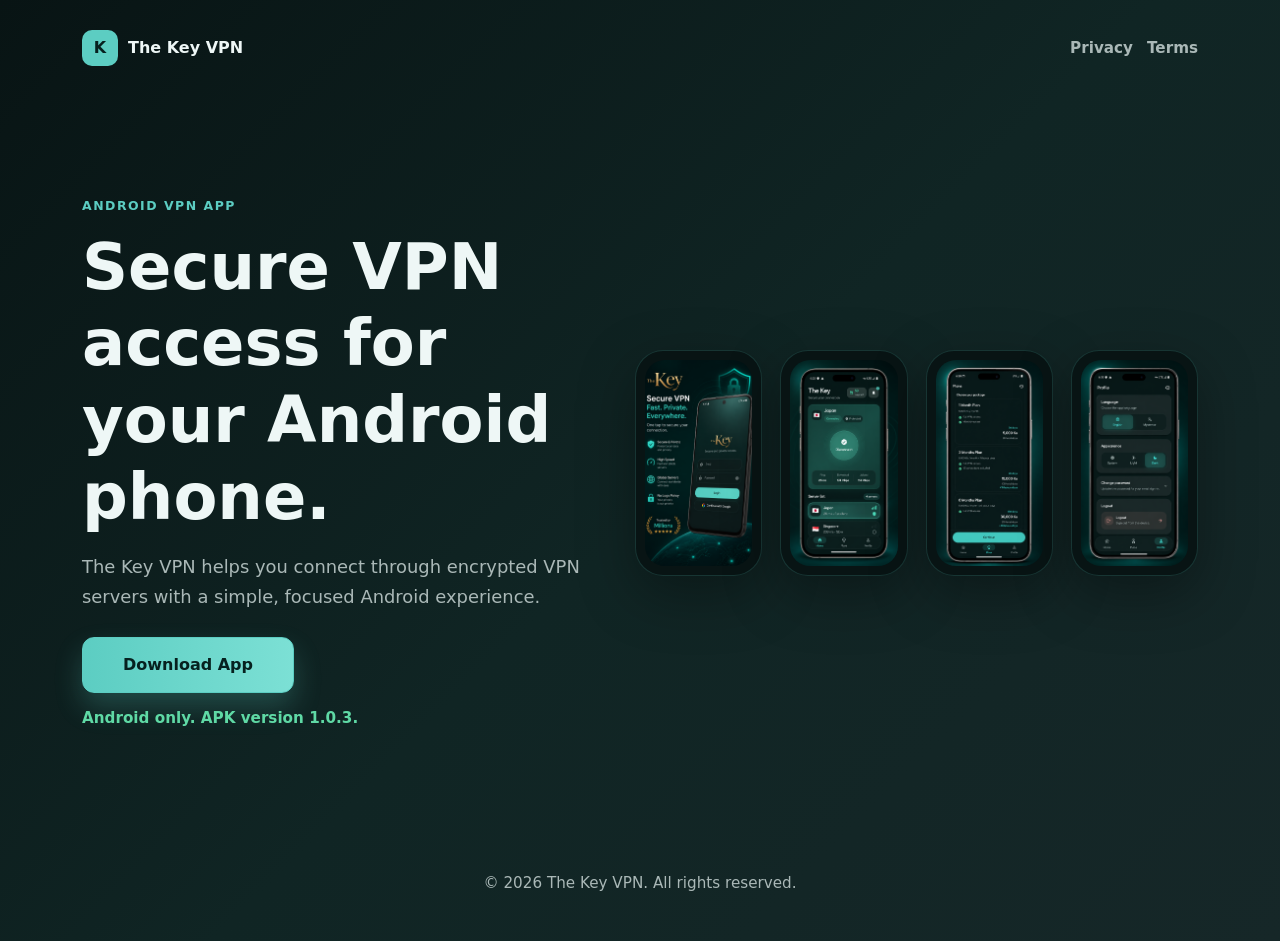
<file: index.html>
<!DOCTYPE html>
<html lang="en">

<head>
  <meta charset="UTF-8">
  <meta name="viewport" content="width=device-width, initial-scale=1.0">
  <title>The Key VPN | Android App Download</title>
  <meta name="description"
    content="Download The Key VPN for Android and connect to a fast, private VPN service from your phone.">
  <link rel="stylesheet" href="style.css">
</head>

<body class="landing-body">
  <header class="landing-nav" aria-label="Main navigation">
    <a class="brand" href="index.html" aria-label="The Key VPN home">
      <span class="brand-mark">K</span>
      <span>The Key VPN</span>
    </a>
    <nav class="nav-links">
      <a href="privacy.html">Privacy</a>
      <a href="terms.html">Terms</a>
    </nav>
  </header>

  <main>
    <section class="hero" aria-labelledby="hero-title">
      <div class="hero-content">
        <p class="eyebrow">Android VPN App</p>
        <h1 id="hero-title">Secure VPN access for your Android phone.</h1>
        <p class="hero-copy">The Key VPN helps you connect through encrypted VPN servers with a simple, focused Android
          experience.</p>
        <a class="download-button" href="the-key-v1.0.3.apk" download="TheKeyVPN.apk"
          aria-label="Download The Key VPN APK for Android">
          Download App
        </a>
        <p class="download-note">Android only. APK version 1.0.3.</p>
      </div>

      <div class="screenshot-showcase" aria-label="The Key VPN app screenshots">
        <figure class="phone-frame primary-phone">
          <img src="example/ss1.png" alt="The Key VPN connection screen" width="941" height="1672">
        </figure>
        <figure class="phone-frame">
          <img src="example/ss2.png" alt="The Key VPN server selection screen" width="941" height="1672">
        </figure>
        <figure class="phone-frame">
          <img src="example/ss3.png" alt="The Key VPN plan screen" width="941" height="1672">
        </figure>
        <figure class="phone-frame">
          <img src="example/ss4.png" alt="The Key VPN account settings screen" width="941" height="1672">
        </figure>
      </div>
    </section>
  </main>

  <footer class="site-footer landing-footer">
    <p>© 2026 The Key VPN. All rights reserved.</p>
  </footer>
</body>

</html>
</file>
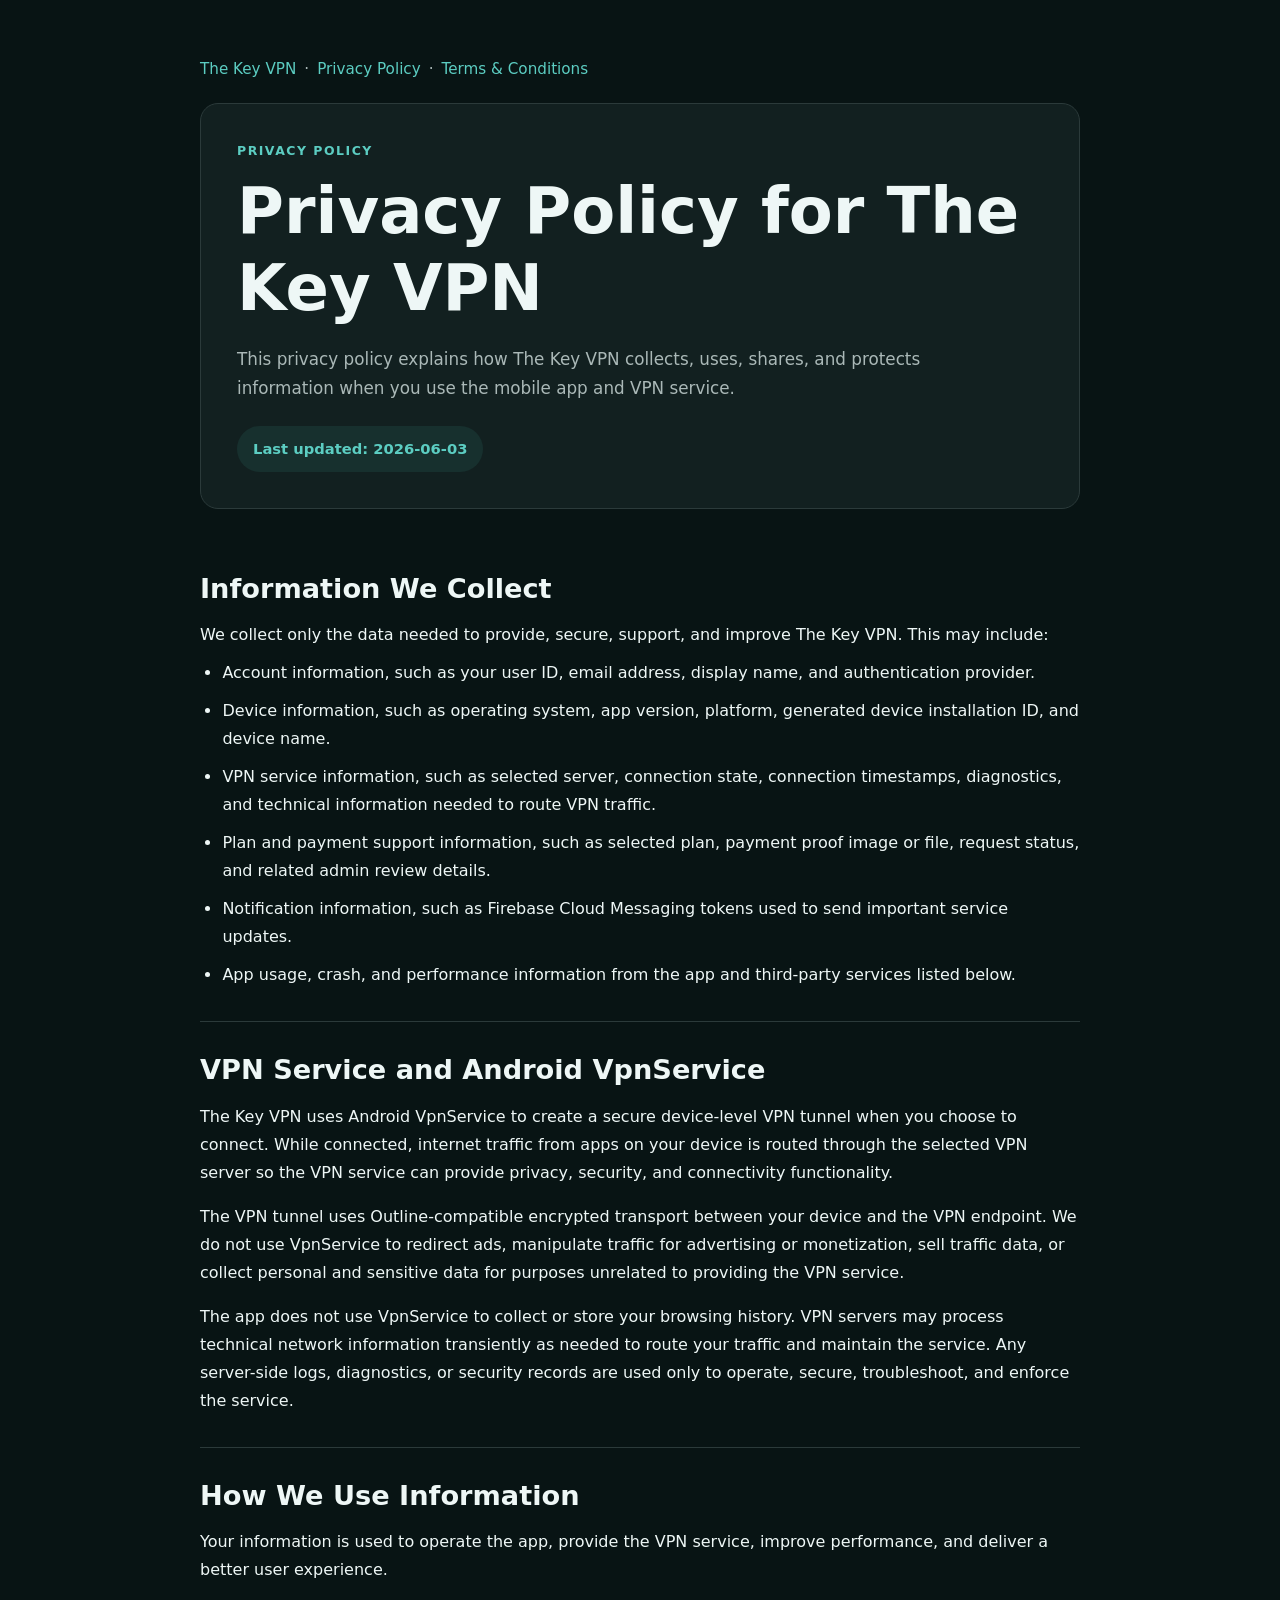
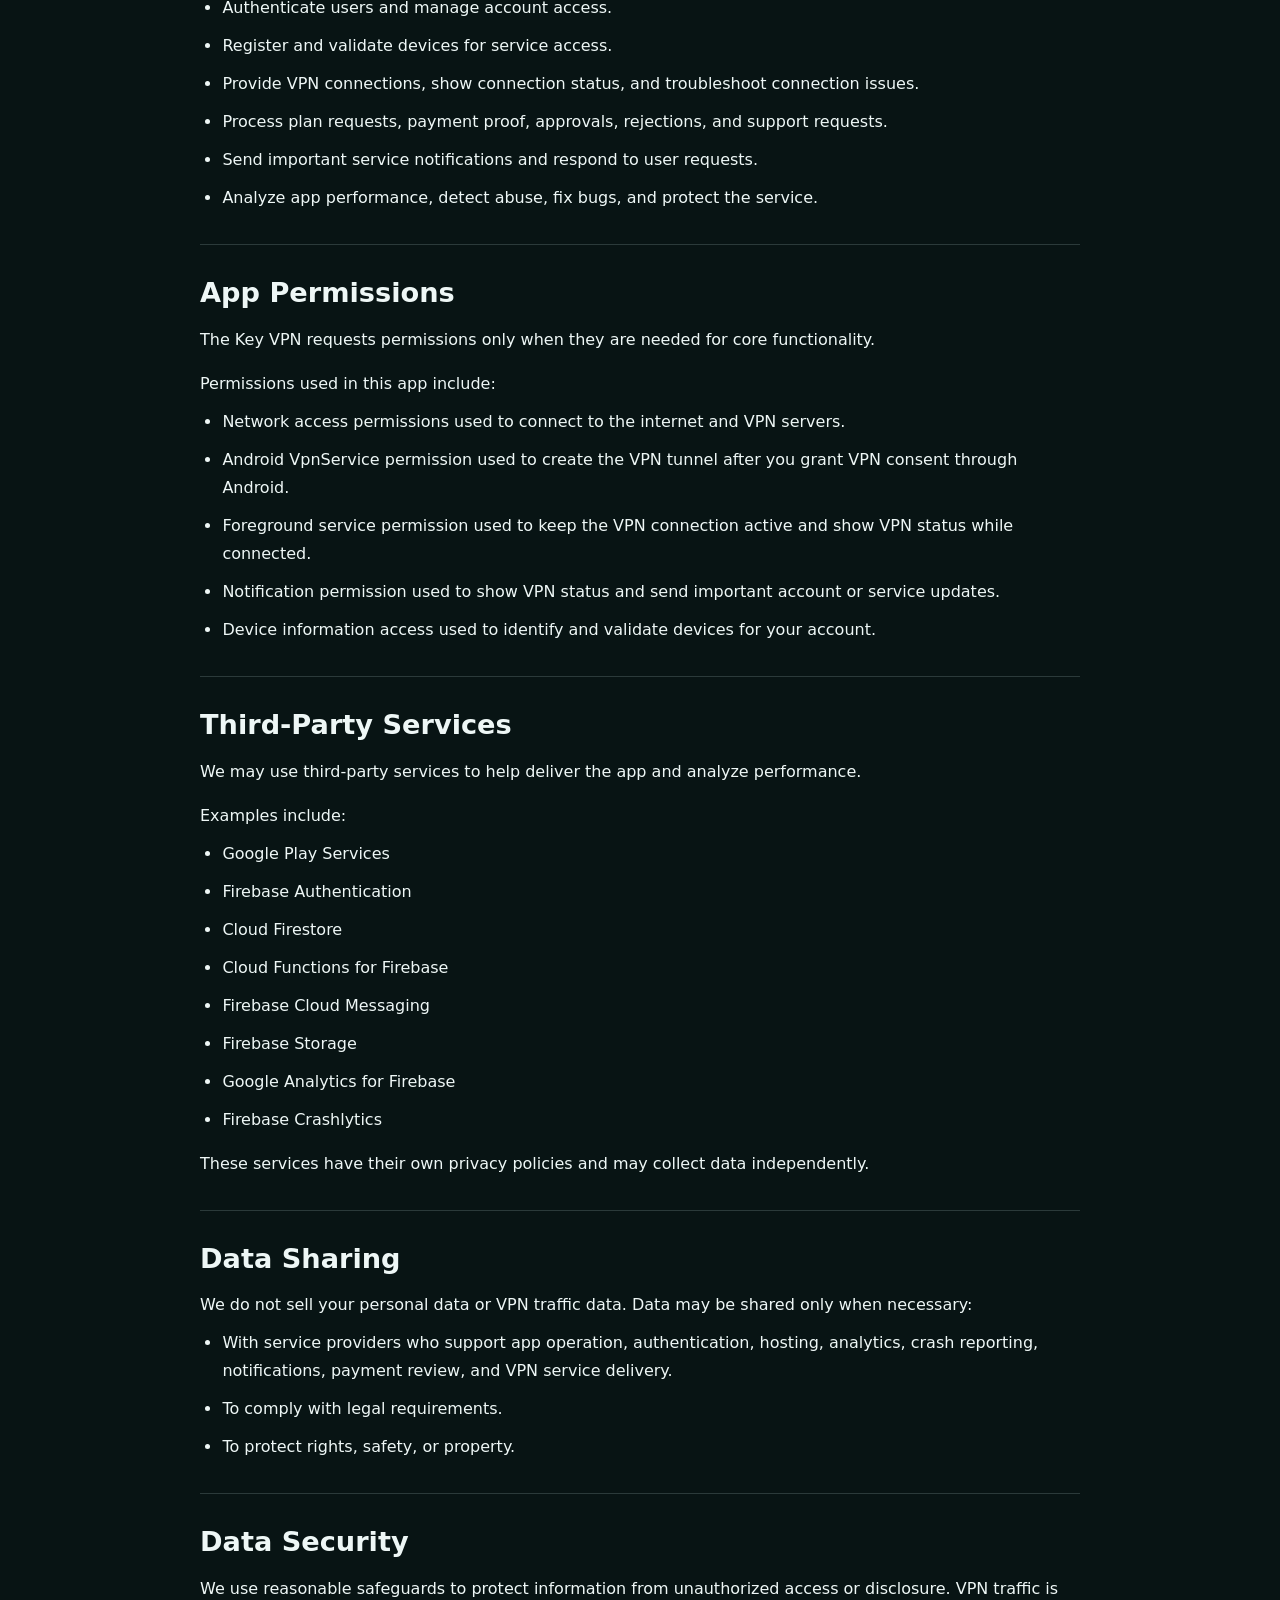
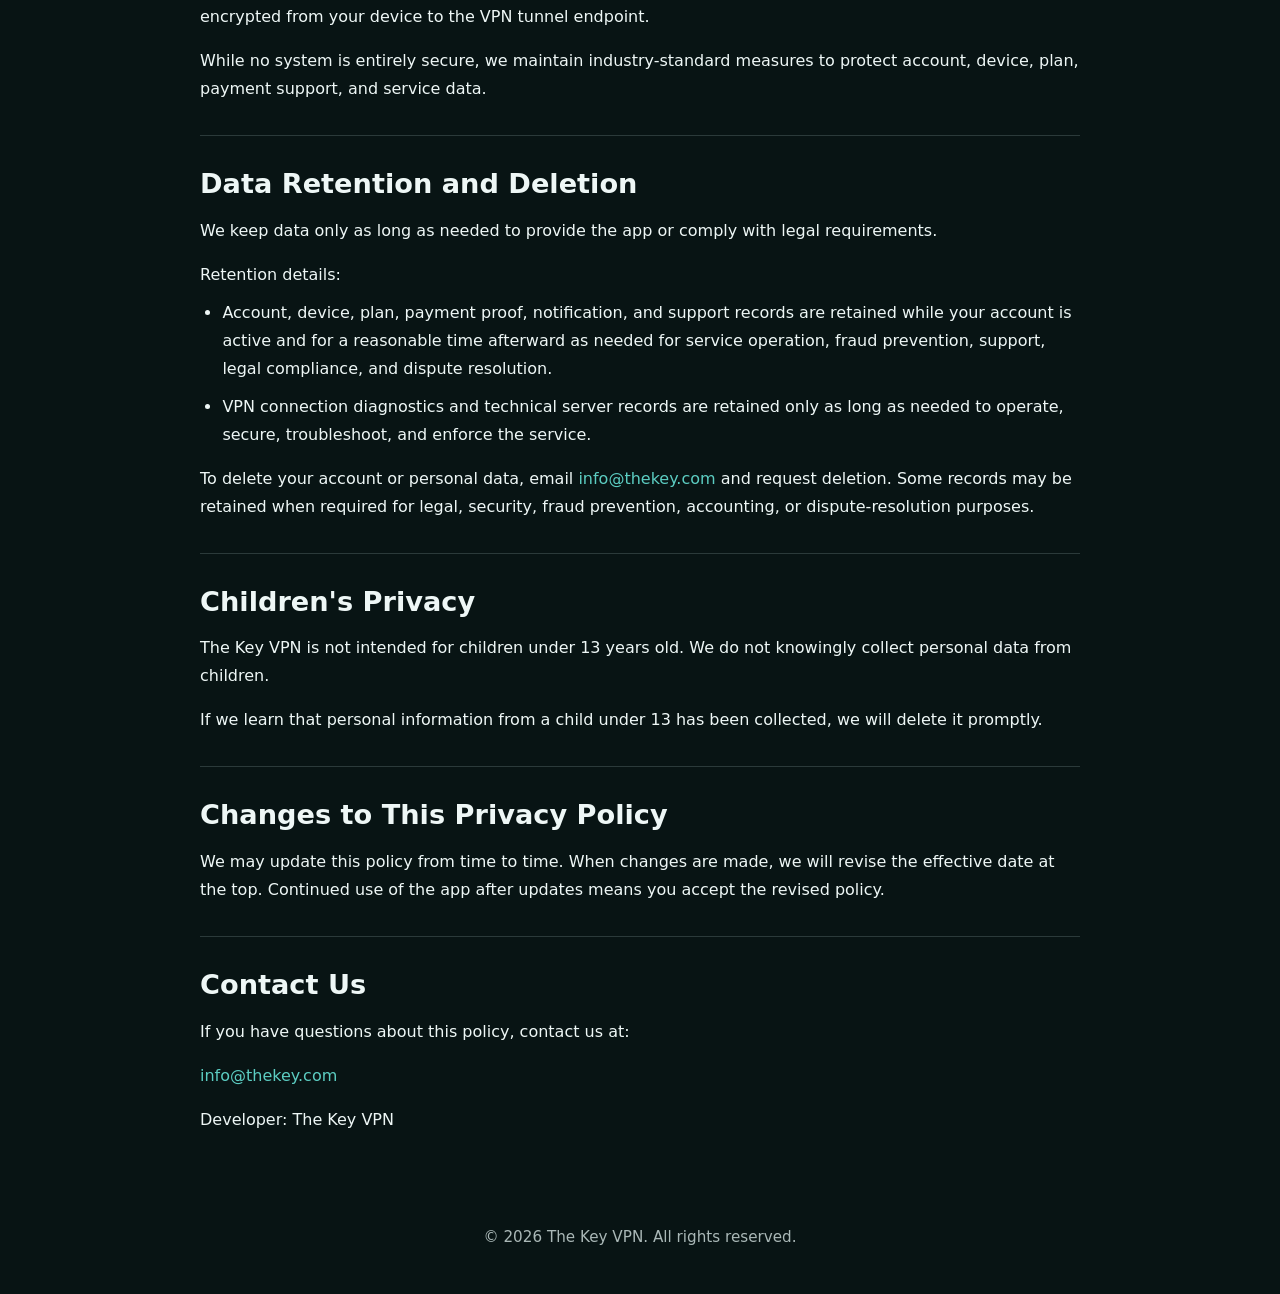
<file: privacy.html>
<!DOCTYPE html>
<html lang="en">

<head>
  <meta charset="UTF-8">
  <meta name="viewport" content="width=device-width, initial-scale=1.0">
  <title>Privacy Policy | The Key VPN</title>
  <link rel="stylesheet" href="style.css">
</head>

<body>
  <main class="page">
    <article class="policy">
      <nav class="page-nav">
        <a href="index.html">The Key VPN</a>
        <span>·</span>
        <a href="privacy.html">Privacy Policy</a>
        <span>·</span>
        <a href="terms.html">Terms & Conditions</a>
      </nav>
      <header class="policy-header">
        <p class="eyebrow">Privacy Policy</p>
        <h1>Privacy Policy for The Key VPN</h1>
        <p class="lead">This privacy policy explains how The Key VPN collects, uses, shares, and protects information
          when you use the mobile app and VPN service.</p>
        <p class="updated">Last updated: 2026-06-03</p>
      </header>

      <section>
        <h2>Information We Collect</h2>
        <p>We collect only the data needed to provide, secure, support, and improve The Key VPN. This may include:</p>
        <ul>
          <li>Account information, such as your user ID, email address, display name, and authentication provider.</li>
          <li>Device information, such as operating system, app version, platform, generated device installation ID, and
            device name.</li>
          <li>VPN service information, such as selected server, connection state, connection timestamps, diagnostics, and
            technical information needed to route VPN traffic.</li>
          <li>Plan and payment support information, such as selected plan, payment proof image or file, request status,
            and related admin review details.</li>
          <li>Notification information, such as Firebase Cloud Messaging tokens used to send important service updates.
          </li>
          <li>App usage, crash, and performance information from the app and third-party services listed below.</li>
        </ul>
      </section>

      <section>
        <h2>VPN Service and Android VpnService</h2>
        <p>The Key VPN uses Android VpnService to create a secure device-level VPN tunnel when you choose to connect.
          While connected, internet traffic from apps on your device is routed through the selected VPN server so the VPN
          service can provide privacy, security, and connectivity functionality.</p>
        <p>The VPN tunnel uses Outline-compatible encrypted transport between your device and the VPN endpoint. We do not
          use VpnService to redirect ads, manipulate traffic for advertising or monetization, sell traffic data, or
          collect personal and sensitive data for purposes unrelated to providing the VPN service.</p>
        <p>The app does not use VpnService to collect or store your browsing history. VPN servers may process technical
          network information transiently as needed to route your traffic and maintain the service. Any server-side logs,
          diagnostics, or security records are used only to operate, secure, troubleshoot, and enforce the service.</p>
      </section>

      <section>
        <h2>How We Use Information</h2>
        <p>Your information is used to operate the app, provide the VPN service, improve performance, and deliver a
          better user experience.</p>
        <ul>
          <li>Authenticate users and manage account access.</li>
          <li>Register and validate devices for service access.</li>
          <li>Provide VPN connections, show connection status, and troubleshoot connection issues.</li>
          <li>Process plan requests, payment proof, approvals, rejections, and support requests.</li>
          <li>Send important service notifications and respond to user requests.</li>
          <li>Analyze app performance, detect abuse, fix bugs, and protect the service.</li>
        </ul>
      </section>

      <section>
        <h2>App Permissions</h2>
        <p>The Key VPN requests permissions only when they are needed for core functionality.</p>
        <p>Permissions used in this app include:</p>
        <ul>
          <li>Network access permissions used to connect to the internet and VPN servers.</li>
          <li>Android VpnService permission used to create the VPN tunnel after you grant VPN consent through Android.
          </li>
          <li>Foreground service permission used to keep the VPN connection active and show VPN status while connected.
          </li>
          <li>Notification permission used to show VPN status and send important account or service updates.</li>
          <li>Device information access used to identify and validate devices for your account.</li>
        </ul>
      </section>

      <section>
        <h2>Third-Party Services</h2>
        <p>We may use third-party services to help deliver the app and analyze performance.</p>
        <p>Examples include:</p>
        <ul>
          <li>Google Play Services</li>
          <li>Firebase Authentication</li>
          <li>Cloud Firestore</li>
          <li>Cloud Functions for Firebase</li>
          <li>Firebase Cloud Messaging</li>
          <li>Firebase Storage</li>
          <li>Google Analytics for Firebase</li>
          <li>Firebase Crashlytics</li>
        </ul>
        <p>These services have their own privacy policies and may collect data independently.</p>
      </section>

      <section>
        <h2>Data Sharing</h2>
        <p>We do not sell your personal data or VPN traffic data. Data may be shared only when necessary:</p>
        <ul>
          <li>With service providers who support app operation, authentication, hosting, analytics, crash reporting,
            notifications, payment review, and VPN service delivery.</li>
          <li>To comply with legal requirements.</li>
          <li>To protect rights, safety, or property.</li>
        </ul>
      </section>

      <section>
        <h2>Data Security</h2>
        <p>We use reasonable safeguards to protect information from unauthorized access or disclosure. VPN traffic is
          encrypted from your device to the VPN tunnel endpoint.</p>
        <p>While no system is entirely secure, we maintain industry-standard measures to protect account, device, plan,
          payment support, and service data.</p>
      </section>

      <section>
        <h2>Data Retention and Deletion</h2>
        <p>We keep data only as long as needed to provide the app or comply with legal requirements.</p>
        <p>Retention details:</p>
        <ul>
          <li>Account, device, plan, payment proof, notification, and support records are retained while your account is
            active and for a reasonable time afterward as needed for service operation, fraud prevention, support, legal
            compliance, and dispute resolution.</li>
          <li>VPN connection diagnostics and technical server records are retained only as long as needed to operate,
            secure, troubleshoot, and enforce the service.</li>
        </ul>
        <p>To delete your account or personal data, email <a href="mailto:info@thekey.com">info@thekey.com</a> and
          request deletion. Some records may be retained when required for legal, security, fraud prevention, accounting,
          or dispute-resolution purposes.</p>
      </section>

      <section>
        <h2>Children's Privacy</h2>
        <p>The Key VPN is not intended for children under 13 years old. We do not knowingly collect personal data from
          children.</p>
        <p>If we learn that personal information from a child under 13 has been collected, we will delete it promptly.
        </p>
      </section>

      <section>
        <h2>Changes to This Privacy Policy</h2>
        <p>We may update this policy from time to time. When changes are made, we will revise the effective date at the
          top.
          Continued use of the app after updates means you accept the revised policy.</p>
      </section>

      <section>
        <h2>Contact Us</h2>
        <p>If you have questions about this policy, contact us at:</p>
        <p><a href="mailto:info@thekey.com">info@thekey.com</a></p>
        <p>Developer: The Key VPN</p>
      </section>
    </article>
  </main>

  <footer class="site-footer">
    <p>© 2026 The Key VPN. All rights reserved.</p>
  </footer>
</body>

</html>
</file>
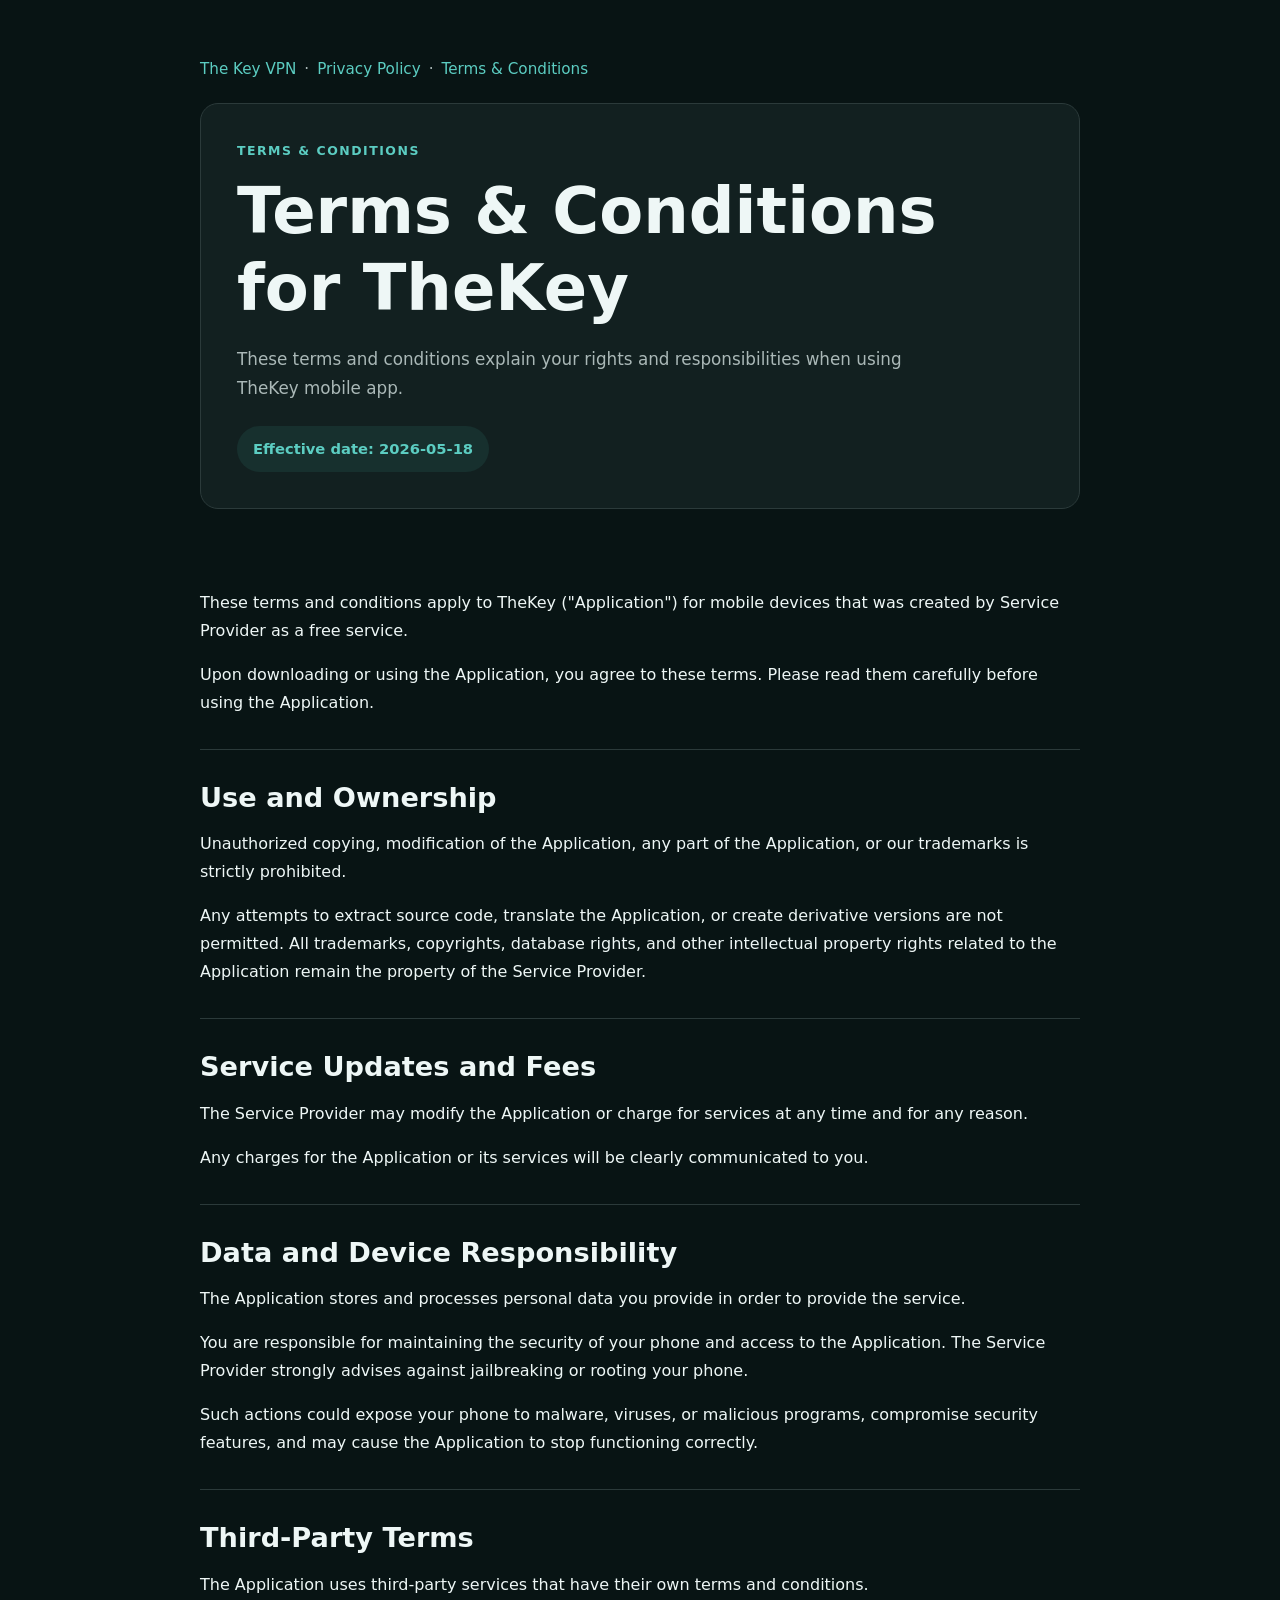
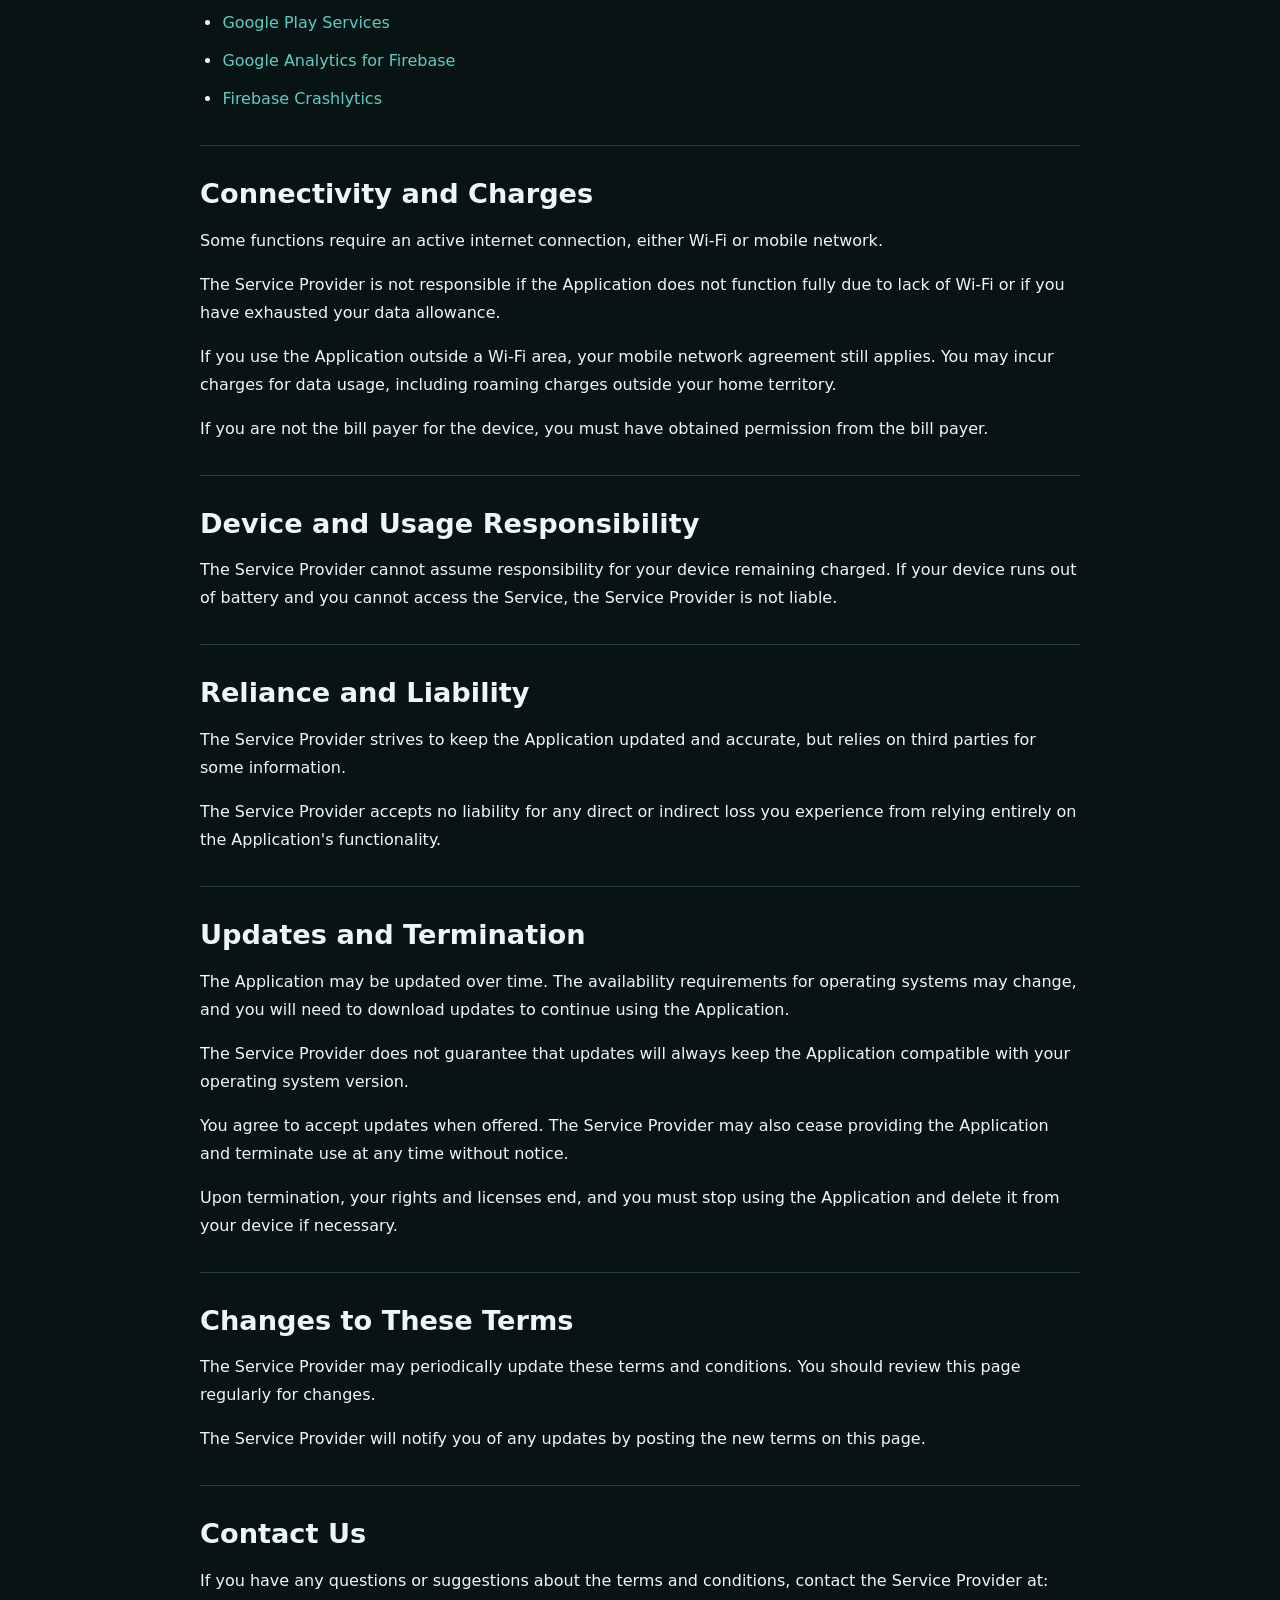
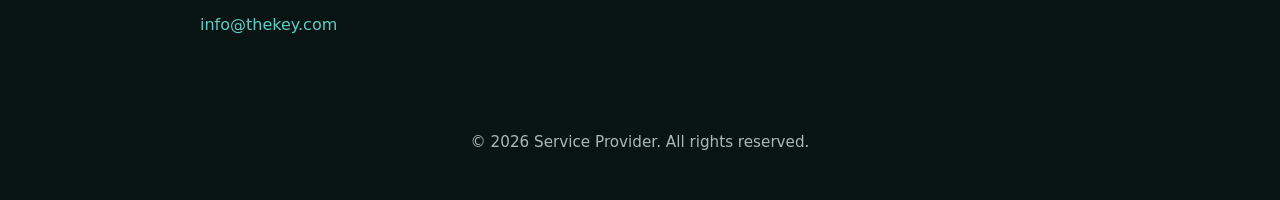
<file: terms.html>
<!DOCTYPE html>
<html lang="en">

<head>
    <meta charset="UTF-8">
    <meta name="viewport" content="width=device-width, initial-scale=1.0">
    <title>Terms & Conditions</title>
    <link rel="stylesheet" href="style.css">
</head>

<body>
    <main class="page">
        <article class="policy">
            <nav class="page-nav">
                <a href="index.html">The Key VPN</a>
                <span>·</span>
                <a href="privacy.html">Privacy Policy</a>
                <span>·</span>
                <a href="terms.html">Terms & Conditions</a>
            </nav>
            <header class="policy-header">
                <p class="eyebrow">Terms & Conditions</p>
                <h1>Terms & Conditions for TheKey</h1>
                <p class="lead">These terms and conditions explain your rights and responsibilities when using TheKey
                    mobile app.</p>
                <p class="updated">Effective date: 2026-05-18</p>
            </header>

            <section>
                <p>These terms and conditions apply to TheKey ("Application") for mobile devices that was created by
                    Service Provider as a free service.</p>
                <p>Upon downloading or using the Application, you agree to these terms. Please read them carefully
                    before using the Application.</p>
            </section>

            <section>
                <h2>Use and Ownership</h2>
                <p>Unauthorized copying, modification of the Application, any part of the Application, or our trademarks
                    is strictly prohibited.</p>
                <p>Any attempts to extract source code, translate the Application, or create derivative versions are not
                    permitted. All trademarks, copyrights, database rights, and other intellectual property rights
                    related to the Application remain the property of the Service Provider.</p>
            </section>

            <section>
                <h2>Service Updates and Fees</h2>
                <p>The Service Provider may modify the Application or charge for services at any time and for any
                    reason.</p>
                <p>Any charges for the Application or its services will be clearly communicated to you.</p>
            </section>

            <section>
                <h2>Data and Device Responsibility</h2>
                <p>The Application stores and processes personal data you provide in order to provide the service.</p>
                <p>You are responsible for maintaining the security of your phone and access to the Application. The
                    Service Provider strongly advises against jailbreaking or rooting your phone.</p>
                <p>Such actions could expose your phone to malware, viruses, or malicious programs, compromise security
                    features, and may cause the Application to stop functioning correctly.</p>
            </section>

            <section>
                <h2>Third-Party Terms</h2>
                <p>The Application uses third-party services that have their own terms and conditions.</p>
                <ul>
                    <li><a href="https://policies.google.com/terms" target="_blank" rel="noopener noreferrer">Google
                            Play Services</a></li>
                    <li><a href="https://www.google.com/analytics/terms/" target="_blank"
                            rel="noopener noreferrer">Google Analytics for Firebase</a></li>
                    <li><a href="https://firebase.google.com/terms/crashlytics" target="_blank"
                            rel="noopener noreferrer">Firebase Crashlytics</a></li>
                </ul>
            </section>

            <section>
                <h2>Connectivity and Charges</h2>
                <p>Some functions require an active internet connection, either Wi-Fi or mobile network.</p>
                <p>The Service Provider is not responsible if the Application does not function fully due to lack of
                    Wi-Fi or if you have exhausted your data allowance.</p>
                <p>If you use the Application outside a Wi-Fi area, your mobile network agreement still applies. You may
                    incur charges for data usage, including roaming charges outside your home territory.</p>
                <p>If you are not the bill payer for the device, you must have obtained permission from the bill payer.
                </p>
            </section>

            <section>
                <h2>Device and Usage Responsibility</h2>
                <p>The Service Provider cannot assume responsibility for your device remaining charged. If your device
                    runs out of battery and you cannot access the Service, the Service Provider is not liable.</p>
            </section>

            <section>
                <h2>Reliance and Liability</h2>
                <p>The Service Provider strives to keep the Application updated and accurate, but relies on third
                    parties for some information.</p>
                <p>The Service Provider accepts no liability for any direct or indirect loss you experience from relying
                    entirely on the Application's functionality.</p>
            </section>

            <section>
                <h2>Updates and Termination</h2>
                <p>The Application may be updated over time. The availability requirements for operating systems may
                    change, and you will need to download updates to continue using the Application.</p>
                <p>The Service Provider does not guarantee that updates will always keep the Application compatible with
                    your operating system version.</p>
                <p>You agree to accept updates when offered. The Service Provider may also cease providing the
                    Application and terminate use at any time without notice.</p>
                <p>Upon termination, your rights and licenses end, and you must stop using the Application and delete it
                    from your device if necessary.</p>
            </section>

            <section>
                <h2>Changes to These Terms</h2>
                <p>The Service Provider may periodically update these terms and conditions. You should review this page
                    regularly for changes.</p>
                <p>The Service Provider will notify you of any updates by posting the new terms on this page.</p>
            </section>

            <section>
                <h2>Contact Us</h2>
                <p>If you have any questions or suggestions about the terms and conditions, contact the Service Provider
                    at:</p>
                <p><a href="mailto:info@thekey.com">info@thekey.com</a></p>
            </section>
        </article>
    </main>

    <footer class="site-footer">
        <p>© 2026 Service Provider. All rights reserved.</p>
    </footer>
</body>

</html>
</file>
<file: style.css>
:root {
  color-scheme: dark;
  --background: #081414;
  --surface: #122020;
  --surface-strong: #1e2a2a;
  --text: #eef7f6;
  --muted: #aab8b7;
  --heading: #eef7f6;
  --border: #2b3a3a;
  --accent: #5ccdc2;
  --accent-dark: #7ce0d5;
  --accent-soft: #17302e;
  --secondary: #ff9a83;
  --success: #5fd9a5;
  --shadow: 0 18px 55px rgba(0, 0, 0, 0.34);
}

* {
  box-sizing: border-box;
}

html {
  font-size: 16px;
}

body {
  margin: 0;
  background: var(--background);
  color: var(--text);
  font-family: Inter, system-ui, -apple-system, BlinkMacSystemFont, "Segoe UI", sans-serif;
  line-height: 1.75;
}

img {
  display: block;
  max-width: 100%;
}

a {
  color: var(--accent);
  text-decoration: none;
}

a:hover,
a:focus {
  text-decoration: underline;
}

.landing-body {
  min-height: 100vh;
  background:
    linear-gradient(135deg, #081414 0%, #102524 52%, #162728 100%);
}

.landing-nav {
  display: flex;
  align-items: center;
  justify-content: space-between;
  gap: 18px;
  width: min(100%, 1180px);
  margin: 0 auto;
  padding: 18px 18px 6px;
}

.brand {
  display: inline-flex;
  align-items: center;
  gap: 10px;
  min-width: 0;
  color: var(--heading);
  font-size: 1rem;
  font-weight: 800;
}

.brand:hover,
.brand:focus {
  text-decoration: none;
}

.brand-mark {
  display: inline-grid;
  flex: 0 0 auto;
  width: 36px;
  height: 36px;
  place-items: center;
  color: #06211f;
  background: var(--accent);
  border-radius: 10px;
  font-weight: 900;
  line-height: 1;
}

.nav-links {
  display: flex;
  align-items: center;
  gap: 14px;
  color: var(--muted);
  font-size: 0.95rem;
  font-weight: 700;
}

.nav-links a {
  color: var(--muted);
}

.hero {
  width: min(100%, 1180px);
  margin: 0 auto;
  padding: 34px 18px 26px;
}

.hero-content {
  max-width: 620px;
}

.eyebrow {
  margin: 0 0 12px;
  color: var(--accent);
  font-size: 0.78rem;
  font-weight: 800;
  letter-spacing: 0.12em;
  text-transform: uppercase;
}

h1,
h2 {
  color: var(--heading);
  line-height: 1.2;
}

h1 {
  margin: 0;
  font-size: 2.45rem;
  font-weight: 900;
}

h2 {
  margin: 0 0 16px;
  font-size: clamp(1.2rem, 2.2vw, 1.7rem);
  font-weight: 800;
}

p {
  margin: 0;
}

p+p,
ul+p,
section>p {
  margin-top: 16px;
}

.hero-copy {
  max-width: 34rem;
  margin-top: 16px;
  color: var(--muted);
  font-size: 1.04rem;
  line-height: 1.7;
}

.download-button {
  display: inline-flex;
  align-items: center;
  justify-content: center;
  width: 100%;
  min-height: 56px;
  margin-top: 24px;
  padding: 15px 22px;
  color: #06211f;
  background: linear-gradient(90deg, #5ccdc2 0%, #7ce0d5 100%);
  border: 1px solid var(--accent);
  border-radius: 12px;
  box-shadow: 0 14px 28px rgba(92, 205, 194, 0.24);
  font-size: 1rem;
  font-weight: 900;
  line-height: 1.1;
  text-align: center;
}

.download-button:hover,
.download-button:focus {
  background: linear-gradient(90deg, #7ce0d5 0%, #9be9e1 100%);
  text-decoration: none;
}

.download-note {
  margin-top: 12px;
  color: var(--success);
  font-size: 0.95rem;
  font-weight: 800;
}

.screenshot-showcase {
  display: grid;
  grid-auto-flow: column;
  grid-auto-columns: minmax(208px, 70vw);
  gap: 16px;
  margin: 34px -18px 0;
  padding: 6px 18px 20px;
  overflow-x: auto;
  overscroll-behavior-x: contain;
  scroll-snap-type: x mandatory;
  scrollbar-width: thin;
}

.phone-frame {
  aspect-ratio: 941 / 1672;
  width: 100%;
  min-width: 0;
  margin: 0;
  padding: 9px;
  overflow: hidden;
  background: #081414;
  border: 1px solid rgba(92, 205, 194, 0.18);
  border-radius: 28px;
  box-shadow: var(--shadow);
  scroll-snap-align: center;
}

.phone-frame img {
  width: 100%;
  height: 100%;
  object-fit: cover;
  border-radius: 20px;
}

.landing-footer {
  width: min(100%, 1180px);
}

.page {
  width: 100%;
  padding: 56px 24px 32px;
}

.policy {
  width: min(100%, 880px);
  margin: 0 auto;
}

.page-nav {
  display: flex;
  flex-wrap: wrap;
  gap: 0.5rem;
  margin-bottom: 20px;
  font-size: 0.95rem;
  color: var(--muted);
}

.page-nav a {
  color: var(--accent);
  text-decoration: none;
}

.page-nav span {
  color: var(--muted);
}

.page-header,
.policy-header {
  padding: 36px;
  margin-bottom: 32px;
  background: var(--surface);
  border: 1px solid var(--border);
  border-radius: 18px;
}

.lead {
  max-width: 720px;
  margin-top: 18px;
  color: var(--muted);
  font-size: 1.05rem;
}

.updated {
  display: inline-flex;
  align-items: center;
  margin-top: 22px;
  padding: 10px 16px;
  color: var(--accent);
  background: var(--accent-soft);
  border-radius: 999px;
  font-size: 0.92rem;
  font-weight: 800;
}

ul {
  margin: 0;
  padding-left: 1.4rem;
}

li {
  margin-top: 10px;
}

section {
  padding: 32px 0;
  border-top: 1px solid var(--border);
}

.hero,
section:first-of-type {
  border-top: 0;
}

.site-footer {
  width: min(100%, 880px);
  margin: 0 auto;
  padding: 26px 20px 44px;
  color: var(--muted);
  font-size: 0.95rem;
  text-align: center;
}

@media (min-width: 520px) {
  .landing-nav {
    padding: 24px 24px 10px;
  }

  .hero {
    padding: 42px 24px 34px;
  }

  .download-button {
    width: auto;
    min-width: 212px;
  }

  .screenshot-showcase {
    grid-auto-columns: minmax(220px, 38vw);
    margin-right: -24px;
    margin-left: -24px;
    padding-right: 24px;
    padding-left: 24px;
  }
}

@media (min-width: 860px) {
  .landing-nav {
    padding: 30px 32px 10px;
  }

  .hero {
    display: grid;
    grid-template-columns: minmax(0, 0.95fr) minmax(0, 1.05fr);
    align-items: center;
    gap: 44px;
    min-height: calc(100vh - 132px);
    padding: 44px 32px 38px;
  }

  h1 {
    font-size: 4rem;
  }

  .hero-copy {
    font-size: 1.12rem;
  }

  .screenshot-showcase {
    grid-auto-flow: row;
    grid-template-columns: repeat(2, minmax(0, 1fr));
    gap: 18px;
    margin: 0;
    padding: 0;
    overflow: visible;
    scroll-snap-type: none;
  }

  .primary-phone {
    transform: translateY(28px);
  }
}

@media (min-width: 1160px) {
  .screenshot-showcase {
    grid-template-columns: repeat(4, minmax(0, 1fr));
  }

  .primary-phone {
    transform: none;
  }
}

@media (max-width: 720px) {
  .page {
    padding: 28px 18px 24px;
  }

  .policy-header {
    padding: 24px;
    margin-bottom: 26px;
  }

  .lead {
    font-size: 1rem;
  }

  section {
    padding: 24px 0;
  }

  .site-footer {
    padding-bottom: 32px;
  }
}

@media (max-width: 480px) {
  .landing-nav {
    align-items: flex-start;
  }

  .brand {
    font-size: 0.96rem;
  }

  .nav-links {
    gap: 10px;
    font-size: 0.9rem;
  }

  h1 {
    font-size: 2.08rem;
  }

  .page {
    padding: 20px 16px 20px;
  }

  .policy-header {
    padding: 20px;
  }

  .updated {
    display: inline-block;
    width: fit-content;
  }
}
</file>
